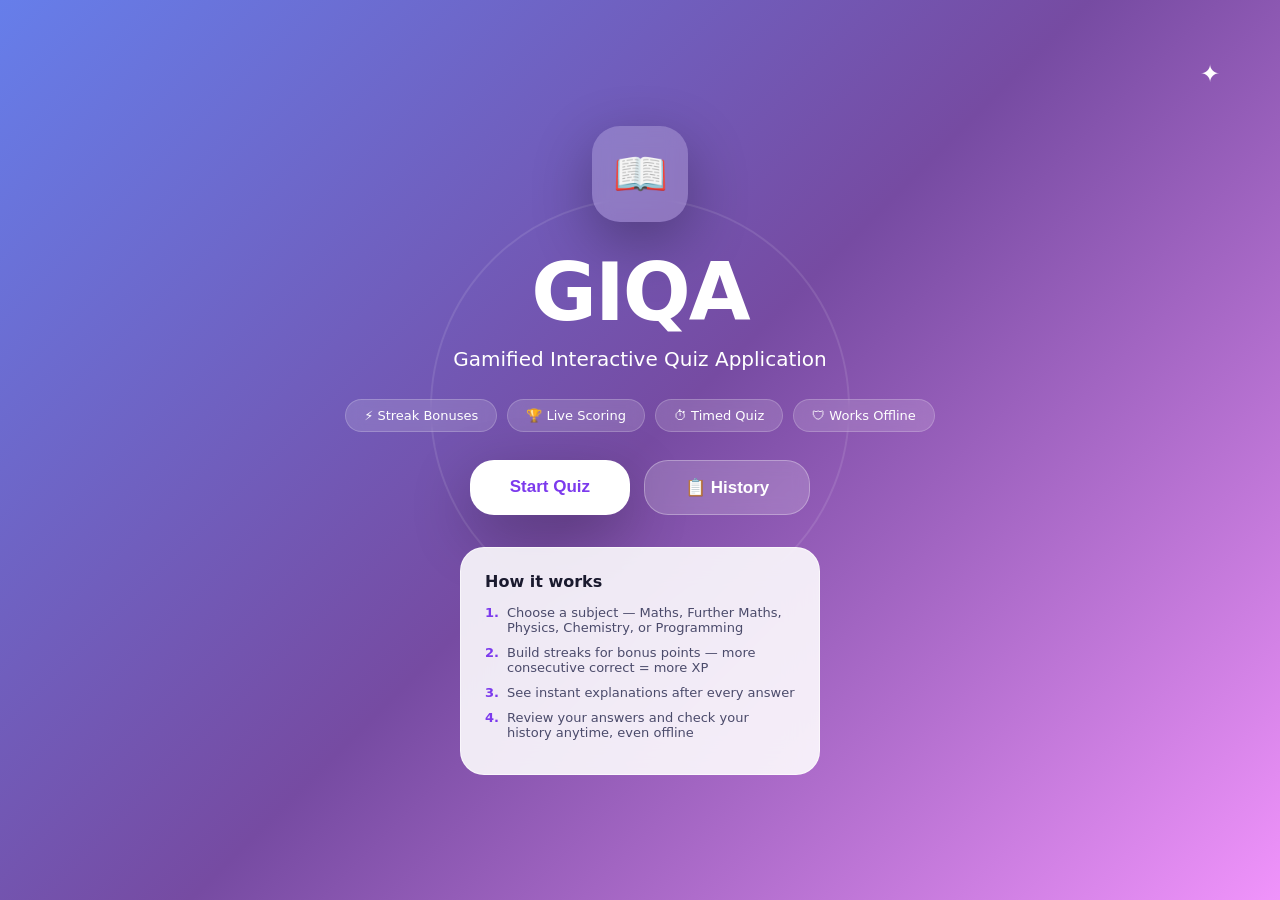
<file: index.html>
<!DOCTYPE html>
<html lang="en">
<head>
  <meta charset="UTF-8" />
  <meta name="viewport" content="width=device-width, initial-scale=1.0" />
  <title>GIQA – Gamified Interactive Quiz Application</title>
  <link rel="stylesheet" href="style.css" />
<base target="_blank">
</head>
<body>

  <!-- ══ STREAK POPUP ══ -->
  <div id="streak-popup" role="status" aria-live="assertive">
    🔥 <span id="streak-popup-text">3 STREAK!</span>
  </div>

  <!-- ══ CONFETTI CONTAINER ══ -->
  <div id="confetti-container" aria-hidden="true"></div>

  <!-- ══════════════════════════════════
       HOME SCREEN
  ══════════════════════════════════ -->
  <div id="screen-home" class="screen bg-home active" role="main">
    <div class="home-glow-ring" aria-hidden="true"></div>
    <div class="home-star" aria-hidden="true">✦</div>

    <div class="logo-wrap" aria-hidden="true">📖</div>

    <h1 class="home-title anim-slide-up">GIQA</h1>
    <p class="home-subtitle anim-slide-up" style="animation-delay:.05s">Gamified Interactive Quiz Application</p>

    <div class="feature-pills anim-slide-up" style="animation-delay:.12s">
      <span class="pill">⚡ Streak Bonuses</span>
      <span class="pill">🏆 Live Scoring</span>
      <span class="pill">⏱ Timed Quiz</span>
      <span class="pill">🛡 Works Offline</span>
    </div>

    <div class="cta-group anim-slide-up" style="animation-delay:.18s">
      <button class="btn-primary" id="btn-start" data-testid="button-start-quiz">Start Quiz</button>
      <button class="btn-secondary" id="btn-resume" data-testid="button-resume-quiz" style="display:none">Resume</button>
      <button class="btn-secondary" id="btn-history" data-testid="button-history">📋 History</button>
    </div>

    <div class="how-card glass anim-slide-up" style="animation-delay:.24s">
      <h2>How it works</h2>
      <ul>
        <li><span class="num">1.</span> Choose a subject — Maths, Further Maths, Physics, Chemistry, or Programming</li>
        <li><span class="num">2.</span> Build streaks for bonus points — more consecutive correct = more XP</li>
        <li><span class="num">3.</span> See instant explanations after every answer</li>
        <li><span class="num">4.</span> Review your answers and check your history anytime, even offline</li>
      </ul>
    </div>
  </div>

  <!-- ══════════════════════════════════
       SUBJECT SELECTION SCREEN
  ══════════════════════════════════ -->
  <div id="screen-subjects" class="screen bg-home" role="main" aria-label="Choose a subject">
    <div class="subjects-header">
      <button class="btn-back" id="btn-back-home" data-testid="button-back-home">‹ Back</button>
      <span class="review-title">Choose a Subject</span>
    </div>
    <div class="subject-grid" id="subject-grid" data-testid="subject-grid"></div>
  </div>

  <!-- ══════════════════════════════════
       QUIZ SCREEN
  ══════════════════════════════════ -->
  <div id="screen-quiz" class="screen bg-quiz" role="main" aria-label="Quiz">

    <div class="quiz-header">
      <div class="status-bar" role="toolbar" aria-label="Quiz status">

        <!-- Score badge -->
        <div class="badge" aria-live="polite" aria-label="Score">
          ⭐ <span id="badge-score" data-testid="badge-score">0</span>
        </div>

        <!-- Streak badge -->
        <div class="badge badge-streak" id="badge-streak-wrap" aria-live="polite" aria-label="Streak">
          🔥 <span id="badge-streak" data-testid="badge-streak">0</span>
        </div>

        <div class="spacer"></div>

        <!-- Timer -->
        <div class="badge badge-timer" id="badge-timer" data-testid="timer-display" aria-live="polite" aria-label="Time remaining">
          ⏱ <span id="timer-text">15:00</span>
        </div>

        <!-- Quit button -->
        <button class="badge" id="btn-quit" data-testid="button-quit" style="cursor:pointer;background:rgba(239,68,68,0.25);border-color:#ef4444;color:#ef4444;font-family:inherit;font-size:13px;font-weight:700;">Quit</button>

        <!-- Question counter -->
        <div class="q-counter" id="q-counter" aria-label="Question number">1 / 20</div>
      </div>

      <!-- Progress bar -->
      <div class="progress-track" aria-label="Quiz progress">
        <div
          id="prog-fill"
          role="progressbar"
          aria-valuemin="0"
          aria-valuemax="100"
          aria-valuenow="0"
          class="anim-prog-glow"
          style="width:0%"
        ></div>
      </div>
    </div>

    <div class="quiz-body">
      <div class="quiz-inner">

        <!-- Question card -->
        <div class="question-card glass" id="question-card">
          <div class="q-label" id="q-label">Question 1</div>
          <p class="q-text" id="q-text"></p>
        </div>

        <!-- Options — event delegation on this container -->
        <div class="options-grid" id="options-grid" data-testid="options-grid"></div>

        <!-- Explanation panel -->
        <div class="explanation-box glass" id="explanation-box">
          <div class="explanation-result" id="explanation-result"></div>
          <p class="explanation-text" id="explanation-text"></p>
        </div>

        <!-- Nav row -->
        <div class="nav-row" id="nav-row" style="display:none">
          <button class="btn-next" id="btn-next" data-testid="button-next-question">
            Next Question <span aria-hidden="true">›</span>
          </button>
        </div>

      </div>
    </div>

    <!-- Screen reader live region -->
    <div class="sr-only" id="sr-status" aria-live="polite"></div>
  </div>

  <!-- ══════════════════════════════════
       RESULTS SCREEN
  ══════════════════════════════════ -->
  <div id="screen-results" class="screen bg-results" role="main" aria-label="Quiz results">
    <div class="trophy-wrap anim-bounce-in" aria-hidden="true" id="trophy-icon">🏆</div>
    <h1 class="results-title anim-slide-up" style="animation-delay:.05s">Quiz Complete!</h1>
    <p class="results-grade anim-slide-up" style="animation-delay:.08s" id="results-grade"></p>
    <p class="results-reason anim-slide-up" style="animation-delay:.10s" id="results-reason"></p>

    <div class="stats-grid anim-slide-up" style="animation-delay:.12s">
      <div class="stat-card glass">
        <div class="stat-icon">⭐</div>
        <div class="stat-value" id="stat-score">0</div>
        <div class="stat-label">Total Score</div>
      </div>
      <div class="stat-card glass">
        <div class="stat-icon">🎯</div>
        <div class="stat-value" id="stat-accuracy">0%</div>
        <div class="stat-label">Accuracy</div>
      </div>
      <div class="stat-card glass">
        <div class="stat-icon">📚</div>
        <div class="stat-value" id="stat-correct">0/0</div>
        <div class="stat-label">Correct</div>
      </div>
      <div class="stat-card glass">
        <div class="stat-icon">🔥</div>
        <div class="stat-value" id="stat-streak">×0</div>
        <div class="stat-label">Best Streak</div>
      </div>
    </div>

    <div class="score-note glass anim-slide-up" style="animation-delay:.18s">
      <strong>Base:</strong> 10 pts per correct answer ·
      <em>Streak bonus:</em> +5 pts per consecutive hit
    </div>

    <div class="results-btns anim-slide-up" style="animation-delay:.22s">
      <button class="btn-primary" id="btn-restart" data-testid="button-restart">🔄 Try Again</button>
      <button class="btn-secondary" id="btn-review" data-testid="button-review">📖 Review</button>
    </div>
  </div>

  <!-- ══════════════════════════════════
       REVIEW SCREEN
  ══════════════════════════════════ -->
  <div id="screen-review" class="screen bg-review" role="main" aria-label="Answer review">

    <div class="review-header">
      <button class="btn-back" id="btn-back-review" data-testid="button-back-review">‹ Back to Results</button>
      <span class="review-title">Answer Review</span>
    </div>

    <div class="review-list">
      <div class="review-inner" id="review-list"></div>
    </div>

    <div class="review-footer">
      <div class="review-footer-inner">
        <button class="btn-full" id="btn-back-results" data-testid="button-back-results">Back to Results</button>
      </div>
    </div>
  </div>

  <!-- ══════════════════════════════════
       HISTORY SCREEN
       Offline, localStorage-backed record of past
       attempts (finished vs timed-out), per device.
  ══════════════════════════════════ -->
  <div id="screen-history" class="screen bg-review" role="main" aria-label="Quiz history">

    <div class="review-header">
      <button class="btn-back" id="btn-back-home-history" data-testid="button-back-home-history">‹ Back</button>
      <span class="review-title">Your History</span>
    </div>

    <div class="review-list">
      <div class="review-inner" id="history-list"></div>
    </div>
  </div>

  <script src="script.js"></script>
</body>
</html>
</file>
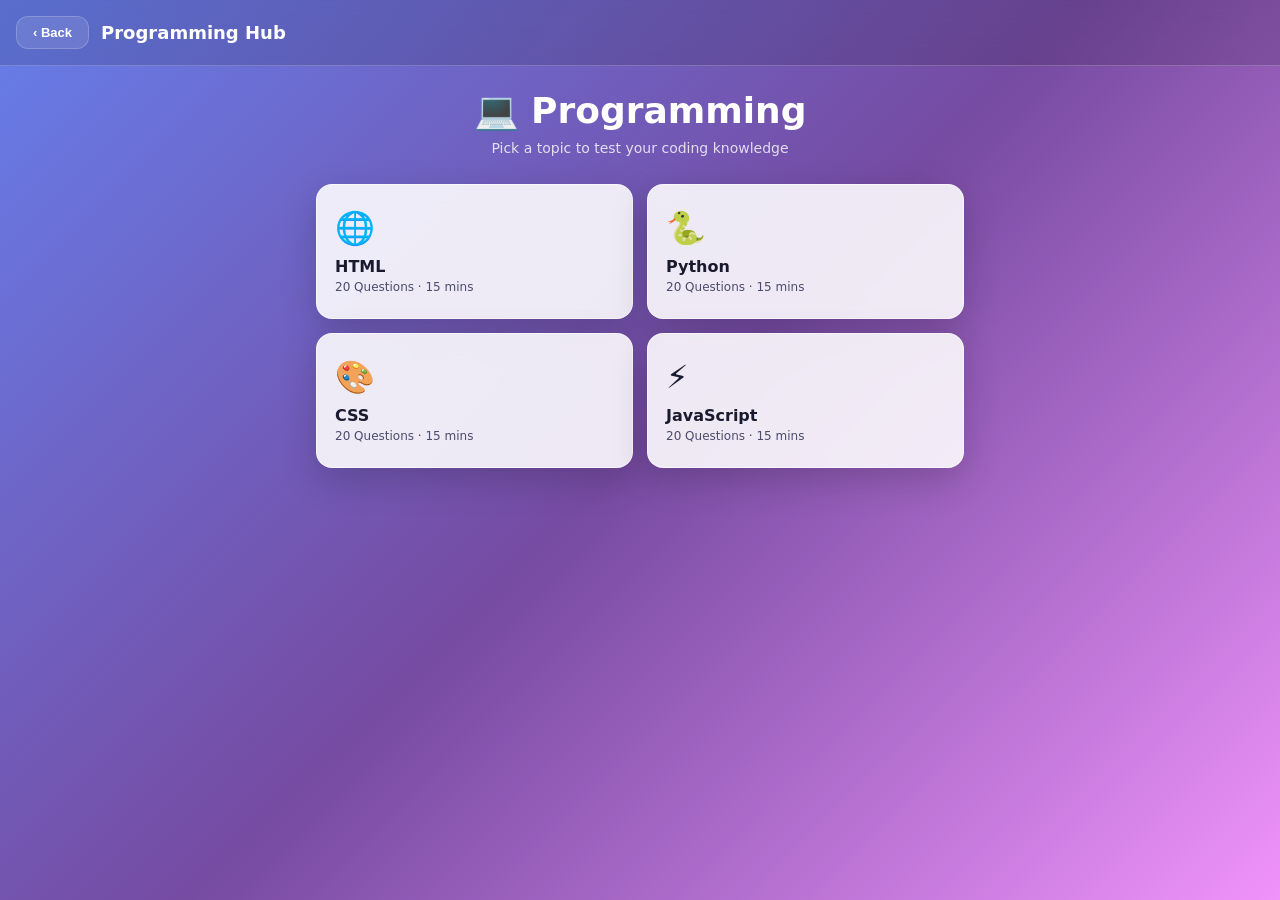
<file: programming.html>
<!DOCTYPE html>
<html lang="en">
<head>
<meta charset="UTF-8">
<meta name="viewport" content="width=device-width, initial-scale=1.0">
<title>GIQA — Programming Quiz Hub</title>
<link rel="stylesheet" href="style.css">
<style>
  /* Programming Hub specific styles */
  .prog-hub { display:none; flex-direction:column; min-height:100vh; background: linear-gradient(135deg, #667eea 0%, #764ba2 50%, #f093fb 100%); }
  .prog-hub.active { display:flex; }
  .prog-quiz { display:none; flex-direction:column; min-height:100vh; background: linear-gradient(160deg, #0f0c29 0%, #302b63 50%, #24243e 100%); }
  .prog-quiz.active { display:flex; }
  .prog-results { display:none; flex-direction:column; min-height:100vh; background: linear-gradient(135deg, #667eea 0%, #764ba2 50%, #f093fb 100%); }
  .prog-results.active { display:flex; }

  .prog-header {
    position: sticky; top: 0; z-index: 10;
    padding: 16px;
    background: rgba(0,0,0,0.12);
    backdrop-filter: blur(12px);
    border-bottom: 1px solid rgba(255,255,255,0.2);
    display: flex; align-items: center; gap: 12px;
    flex-shrink: 0;
  }
  .prog-hub-body {
    flex: 1; padding: 24px 16px 40px;
    max-width: 680px; margin: 0 auto; width: 100%;
  }
  .prog-hub-title { text-align:center; font-size: clamp(24px,6vw,36px); font-weight:900; margin-bottom: 8px; color: #fff; }
  .prog-hub-sub { text-align:center; font-size: 14px; opacity: 0.8; margin-bottom: 28px; color: #fff; }

  .prog-grid {
    display: grid; grid-template-columns: repeat(2, 1fr); gap: 14px;
  }
  @media (max-width: 520px) { .prog-grid { grid-template-columns: 1fr; } }

  .prog-card {
    border-radius: 16px; padding: 24px 18px;
    text-align: left; cursor: pointer; border: none; font-family: inherit;
    background: rgba(255,255,255,0.88); backdrop-filter: blur(16px);
    border: 1px solid rgba(255,255,255,0.6); color: #1a1a2e;
    box-shadow: 0 12px 36px rgba(0,0,0,0.18);
    transition: transform 0.18s ease, box-shadow 0.18s ease;
    animation: slide-up .45s cubic-bezier(.22,1,.36,1) both;
  }
  .prog-card:hover { transform: translateY(-3px) scale(1.02); box-shadow: 0 18px 48px rgba(0,0,0,0.24); }
  .prog-card:active { transform: scale(0.98); }
  .prog-icon { font-size: 32px; margin-bottom: 10px; }
  .prog-label { font-size: 16px; font-weight: 700; margin-bottom: 4px; }
  .prog-meta { font-size: 12px; color: #4b4b6b; }

  /* Reuse quiz styles from main app */
  .prog-quiz-header { padding: 16px 16px 12px; flex-shrink: 0; }
  .prog-status-bar {
    max-width: 680px; margin: 0 auto;
    display: flex; align-items: center; gap: 10px; flex-wrap: wrap; margin-bottom: 12px;
  }
  .prog-badge {
    display: flex; align-items: center; gap: 6px;
    padding: 7px 14px; border-radius: 12px;
    background: rgba(255,255,255,0.1); border: 1px solid rgba(255,255,255,0.18);
    font-size: 13px; font-weight: 700; color: #fff;
  }
  .prog-progress-track {
    max-width: 680px; margin: 0 auto;
    height: 6px; border-radius: 100px;
    background: rgba(255,255,255,0.1); overflow: hidden;
  }
  .prog-prog-fill {
    height: 100%; border-radius: 100px;
    background: linear-gradient(90deg, #a78bfa, #ec4899);
    transition: width 0.5s ease; width: 0%;
  }
  .prog-quiz-body { flex: 1; padding: 20px 16px; overflow-y: auto; }
  .prog-quiz-inner { max-width: 680px; margin: 0 auto; }
  .prog-question-card {
    background: rgba(255,255,255,0.88); backdrop-filter: blur(16px);
    border: 1px solid rgba(255,255,255,0.6); color: #1a1a2e;
    border-radius: 32px; padding: 28px; margin-bottom: 20px;
    box-shadow: 0 20px 60px rgba(0,0,0,0.3);
  }
  .prog-q-label { font-size: 11px; font-weight: 700; letter-spacing: 2px; text-transform: uppercase; color: #7c3aed; margin-bottom: 12px; }
  .prog-q-text { font-size: clamp(15px, 2.5vw, 19px); font-weight: 600; line-height: 1.5; }
  .prog-options-grid {
    display: grid; grid-template-columns: 1fr 1fr; gap: 12px; margin-bottom: 20px;
  }
  @media (max-width: 520px) { .prog-options-grid { grid-template-columns: 1fr; } }
  .prog-opt-btn {
    display: flex; align-items: flex-start; gap: 12px; padding: 16px;
    border-radius: 16px; border: 2px solid rgba(255,255,255,0.18);
    background: rgba(255,255,255,0.1); color: #fff; font-size: 14px; font-weight: 500;
    text-align: left; cursor: pointer; transition: transform 0.15s ease, box-shadow 0.15s ease, background 0.15s ease; line-height: 1.4;
  }
  .prog-opt-btn:hover:not(:disabled) { transform: translateY(-2px); box-shadow: 0 8px 24px rgba(0,0,0,0.25); background: rgba(255,255,255,0.18); }
  .prog-opt-btn:disabled { cursor: not-allowed; }
  .prog-opt-btn.correct { background: #22c55e !important; border-color: #16a34a !important; }
  .prog-opt-btn.wrong { background: #ef4444 !important; border-color: #dc2626 !important; }
  .prog-opt-btn.reveal { background: rgba(34,197,94,0.3) !important; border-color: #22c55e !important; }
  .prog-opt-letter { width: 28px; height: 28px; flex-shrink: 0; border-radius: 8px; background: rgba(255,255,255,0.2); display: flex; align-items: center; justify-content: center; font-size: 12px; font-weight: 700; color: #fff; }
  .prog-explan-box {
    background: rgba(255,255,255,0.88); backdrop-filter: blur(16px); border: 1px solid rgba(255,255,255,0.6); color: #1a1a2e;
    border-radius: 16px; padding: 18px; margin-bottom: 20px; border-left: 4px solid #7c3aed; display: none;
  }
  .prog-explan-box.visible { display: block; }
  .prog-explan-result { font-size: 13px; font-weight: 700; margin-bottom: 8px; }
  .prog-explan-result.correct-text { color: #22c55e; }
  .prog-explan-result.wrong-text { color: #ef4444; }
  .prog-explan-text { font-size: 13px; color: #4b4b6b; line-height: 1.6; }
  .prog-nav-row { display: flex; justify-content: flex-end; padding-bottom: env(safe-area-inset-bottom, 0px); }
  .prog-btn-next {
    display: flex; align-items: center; gap: 8px; padding: 16px 32px;
    border-radius: 24px; background: linear-gradient(135deg, #7c3aed, #ec4899);
    color: #fff; font-size: 16px; font-weight: 700; border: none; cursor: pointer;
    box-shadow: 0 10px 32px rgba(124,58,237,0.4); transition: transform 0.18s ease;
  }
  .prog-btn-next:hover { transform: translateY(-2px) scale(1.03); }

  /* Results */
  .prog-results-inner { align-items: center; justify-content: center; padding: 40px 20px; text-align: center; max-width: 520px; margin: 0 auto; }
  .prog-trophy { width: 112px; height: 112px; border-radius: 50%; background: rgba(255,255,255,0.2); display: flex; align-items: center; justify-content: center; margin: 0 auto 20px; font-size: 52px; }
  .prog-results-title { font-size: clamp(28px, 6vw, 44px); font-weight: 900; color: #fff; }
  .prog-stats-grid { display: grid; grid-template-columns: repeat(2, 1fr); gap: 12px; width: 100%; margin: 28px auto; }
  @media (min-width: 520px) { .prog-stats-grid { grid-template-columns: repeat(4, 1fr); } }
  .prog-stat-card { background: rgba(255,255,255,0.88); backdrop-filter: blur(16px); border: 1px solid rgba(255,255,255,0.6); border-radius: 16px; padding: 18px 12px; text-align: center; }
  .prog-stat-value { font-size: clamp(20px, 4vw, 28px); font-weight: 900; color: #1a1a2e; }
  .prog-stat-label { font-size: 11px; color: #a0a0b0; margin-top: 4px; text-transform: uppercase; letter-spacing: 1px; }
  .prog-results-btns { display: flex; gap: 14px; flex-wrap: wrap; justify-content: center; }
  .prog-btn { padding: 16px 40px; border-radius: 24px; font-size: 17px; font-weight: 700; border: none; cursor: pointer; transition: transform 0.18s ease; }
  .prog-btn-primary { background: #fff; color: #7c3aed; box-shadow: 0 20px 60px rgba(0,0,0,0.25); }
  .prog-btn-primary:hover { transform: translateY(-2px) scale(1.03); }
  .prog-btn-secondary { background: rgba(255,255,255,0.18); backdrop-filter: blur(8px); color: #fff; border: 1.5px solid rgba(255,255,255,0.3); }
  .prog-btn-secondary:hover { background: rgba(255,255,255,0.28); transform: translateY(-2px); }
</style>
<base target="_blank">
</head>
<body>

<!-- HUB SCREEN -->
<div id="prog-hub" class="prog-hub active">
  <div class="prog-header">
    <button class="btn-back" onclick="goHome()">‹ Back</button>
    <div class="review-title" style="color:#fff">Programming Hub</div>
  </div>
  <div class="prog-hub-body">
    <div class="prog-hub-title">💻 Programming</div>
    <div class="prog-hub-sub">Pick a topic to test your coding knowledge</div>
    <div class="prog-grid">
      <button class="prog-card" onclick="startProgQuiz('html')">
        <div class="prog-icon">🌐</div>
        <div class="prog-label">HTML</div>
        <div class="prog-meta">20 Questions · 15 mins</div>
      </button>
      <button class="prog-card" onclick="startProgQuiz('python')">
        <div class="prog-icon">🐍</div>
        <div class="prog-label">Python</div>
        <div class="prog-meta">20 Questions · 15 mins</div>
      </button>
      <button class="prog-card" onclick="startProgQuiz('css')">
        <div class="prog-icon">🎨</div>
        <div class="prog-label">CSS</div>
        <div class="prog-meta">20 Questions · 15 mins</div>
      </button>
      <button class="prog-card" onclick="startProgQuiz('js')">
        <div class="prog-icon">⚡</div>
        <div class="prog-label">JavaScript</div>
        <div class="prog-meta">20 Questions · 15 mins</div>
      </button>
    </div>
  </div>
</div>

<!-- QUIZ SCREEN -->
<div id="prog-quiz" class="prog-quiz">
  <div class="prog-quiz-header">
    <div class="prog-status-bar">
      <div class="prog-badge">⭐ <span id="prog-score">0</span></div>
      <div class="prog-badge">🔥 <span id="prog-streak">0</span></div>
      <div class="prog-badge" style="font-family:monospace">⏱ <span id="prog-timer">15:00</span></div>
      <button class="prog-badge" id="btn-prog-quit" style="cursor:pointer;background:rgba(239,68,68,0.25);border-color:#ef4444;color:#ef4444;font-family:inherit;font-size:13px;font-weight:700;">Quit</button>
      <div class="spacer"></div>
      <div class="q-counter" id="prog-counter">1 / 20</div>
    </div>
    <div class="prog-progress-track"><div class="prog-prog-fill" id="prog-fill"></div></div>
  </div>
  <div class="prog-quiz-body">
    <div class="prog-quiz-inner">
      <div class="prog-question-card" id="prog-q-card">
        <div class="prog-q-label" id="prog-q-label">Question 1</div>
        <div class="prog-q-text" id="prog-q-text">Loading...</div>
      </div>
      <div class="prog-options-grid" id="prog-options"></div>
      <div class="prog-explan-box" id="prog-explan">
        <div class="prog-explan-result" id="prog-explan-result"></div>
        <div class="prog-explan-text" id="prog-explan-text"></div>
      </div>
      <div class="prog-nav-row" id="prog-nav" style="display:none">
        <button class="prog-btn-next" id="prog-btn-next" onclick="progNext()">Next Question ›</button>
      </div>
    </div>
  </div>
</div>

<!-- RESULTS SCREEN -->
<div id="prog-results" class="prog-results">
  <div class="prog-results-inner">
    <div class="prog-trophy">🏆</div>
    <div class="prog-results-title" id="prog-res-title">Quiz Complete!</div>
    <div class="prog-results-grade" id="prog-res-grade" style="font-size:22px; font-weight:700; margin-top:6px; color:#facc15;"></div>
    <div class="prog-stats-grid">
      <div class="prog-stat-card"><div class="prog-stat-value" id="prog-stat-score">0</div><div class="prog-stat-label">Score</div></div>
      <div class="prog-stat-card"><div class="prog-stat-value" id="prog-stat-acc">0%</div><div class="prog-stat-label">Accuracy</div></div>
      <div class="prog-stat-card"><div class="prog-stat-value" id="prog-stat-correct">0/0</div><div class="prog-stat-label">Correct</div></div>
      <div class="prog-stat-card"><div class="prog-stat-value" id="prog-stat-streak">×0</div><div class="prog-stat-label">Best Streak</div></div>
    </div>
    <div class="prog-results-btns">
      <button class="prog-btn prog-btn-primary" onclick="showProgHub()">Pick Another Topic</button>
      <button class="prog-btn prog-btn-secondary" onclick="goHome()">Back to Home</button>
    </div>
  </div>
</div>

<style>
  /* Programming Hub specific styles */
  .prog-hub { display:none; flex-direction:column; min-height:100vh; background: linear-gradient(135deg, #667eea 0%, #764ba2 50%, #f093fb 100%); }
  .prog-hub.active { display:flex; }
  .prog-quiz { display:none; flex-direction:column; min-height:100vh; background: linear-gradient(160deg, #0f0c29 0%, #302b63 50%, #24243e 100%); }
  .prog-quiz.active { display:flex; }
  .prog-results { display:none; flex-direction:column; min-height:100vh; background: linear-gradient(135deg, #667eea 0%, #764ba2 50%, #f093fb 100%); }
  .prog-results.active { display:flex; }

  .prog-header {
    position: sticky; top: 0; z-index: 10;
    padding: 16px;
    background: rgba(0,0,0,0.12);
    backdrop-filter: blur(12px);
    border-bottom: 1px solid rgba(255,255,255,0.2);
    display: flex; align-items: center; gap: 12px;
    flex-shrink: 0;
  }
  .prog-hub-body {
    flex: 1; padding: 24px 16px 40px;
    max-width: 680px; margin: 0 auto; width: 100%;
  }
  .prog-hub-title { text-align:center; font-size: clamp(24px,6vw,36px); font-weight:900; margin-bottom: 8px; color: #fff; }
  .prog-hub-sub { text-align:center; font-size: 14px; opacity: 0.8; margin-bottom: 28px; color: #fff; }

  .prog-grid {
    display: grid; grid-template-columns: repeat(2, 1fr); gap: 14px;
  }
  @media (max-width: 520px) { .prog-grid { grid-template-columns: 1fr; } }

  .prog-card {
    border-radius: 16px; padding: 24px 18px;
    text-align: left; cursor: pointer; border: none; font-family: inherit;
    background: rgba(255,255,255,0.88); backdrop-filter: blur(16px);
    border: 1px solid rgba(255,255,255,0.6); color: #1a1a2e;
    box-shadow: 0 12px 36px rgba(0,0,0,0.18);
    transition: transform 0.18s ease, box-shadow 0.18s ease;
    animation: slide-up .45s cubic-bezier(.22,1,.36,1) both;
  }
  .prog-card:hover { transform: translateY(-3px) scale(1.02); box-shadow: 0 18px 48px rgba(0,0,0,0.24); }
  .prog-card:active { transform: scale(0.98); }
  .prog-icon { font-size: 32px; margin-bottom: 10px; }
  .prog-label { font-size: 16px; font-weight: 700; margin-bottom: 4px; }
  .prog-meta { font-size: 12px; color: #4b4b6b; }

  /* Reuse quiz styles from main app */
  .prog-quiz-header { padding: 16px 16px 12px; flex-shrink: 0; }
  .prog-status-bar {
    max-width: 680px; margin: 0 auto;
    display: flex; align-items: center; gap: 10px; flex-wrap: wrap; margin-bottom: 12px;
  }
  .prog-badge {
    display: flex; align-items: center; gap: 6px;
    padding: 7px 14px; border-radius: 12px;
    background: rgba(255,255,255,0.1); border: 1px solid rgba(255,255,255,0.18);
    font-size: 13px; font-weight: 700; color: #fff;
  }
  .prog-progress-track {
    max-width: 680px; margin: 0 auto;
    height: 6px; border-radius: 100px;
    background: rgba(255,255,255,0.1); overflow: hidden;
  }
  .prog-prog-fill {
    height: 100%; border-radius: 100px;
    background: linear-gradient(90deg, #a78bfa, #ec4899);
    transition: width 0.5s ease; width: 0%;
  }
  .prog-quiz-body { flex: 1; padding: 20px 16px; overflow-y: auto; }
  .prog-quiz-inner { max-width: 680px; margin: 0 auto; }
  .prog-question-card {
    background: rgba(255,255,255,0.88); backdrop-filter: blur(16px);
    border: 1px solid rgba(255,255,255,0.6); color: #1a1a2e;
    border-radius: 32px; padding: 28px; margin-bottom: 20px;
    box-shadow: 0 20px 60px rgba(0,0,0,0.3);
  }
  .prog-q-label { font-size: 11px; font-weight: 700; letter-spacing: 2px; text-transform: uppercase; color: #7c3aed; margin-bottom: 12px; }
  .prog-q-text { font-size: clamp(15px, 2.5vw, 19px); font-weight: 600; line-height: 1.5; }
  .prog-options-grid {
    display: grid; grid-template-columns: 1fr 1fr; gap: 12px; margin-bottom: 20px;
  }
  @media (max-width: 520px) { .prog-options-grid { grid-template-columns: 1fr; } }
  .prog-opt-btn {
    display: flex; align-items: flex-start; gap: 12px; padding: 16px;
    border-radius: 16px; border: 2px solid rgba(255,255,255,0.18);
    background: rgba(255,255,255,0.1); color: #fff; font-size: 14px; font-weight: 500;
    text-align: left; cursor: pointer; transition: transform 0.15s ease, box-shadow 0.15s ease, background 0.15s ease; line-height: 1.4;
  }
  .prog-opt-btn:hover:not(:disabled) { transform: translateY(-2px); box-shadow: 0 8px 24px rgba(0,0,0,0.25); background: rgba(255,255,255,0.18); }
  .prog-opt-btn:disabled { cursor: not-allowed; }
  .prog-opt-btn.correct { background: #22c55e !important; border-color: #16a34a !important; }
  .prog-opt-btn.wrong { background: #ef4444 !important; border-color: #dc2626 !important; }
  .prog-opt-btn.reveal { background: rgba(34,197,94,0.3) !important; border-color: #22c55e !important; }
  .prog-opt-letter { width: 28px; height: 28px; flex-shrink: 0; border-radius: 8px; background: rgba(255,255,255,0.2); display: flex; align-items: center; justify-content: center; font-size: 12px; font-weight: 700; color: #fff; }
  .prog-explan-box {
    background: rgba(255,255,255,0.88); backdrop-filter: blur(16px); border: 1px solid rgba(255,255,255,0.6); color: #1a1a2e;
    border-radius: 16px; padding: 18px; margin-bottom: 20px; border-left: 4px solid #7c3aed; display: none;
  }
  .prog-explan-box.visible { display: block; }
  .prog-explan-result { font-size: 13px; font-weight: 700; margin-bottom: 8px; }
  .prog-explan-result.correct-text { color: #22c55e; }
  .prog-explan-result.wrong-text { color: #ef4444; }
  .prog-explan-text { font-size: 13px; color: #4b4b6b; line-height: 1.6; }
  .prog-nav-row { display: flex; justify-content: flex-end; padding-bottom: env(safe-area-inset-bottom, 0px); }
  .prog-btn-next {
    display: flex; align-items: center; gap: 8px; padding: 16px 32px;
    border-radius: 24px; background: linear-gradient(135deg, #7c3aed, #ec4899);
    color: #fff; font-size: 16px; font-weight: 700; border: none; cursor: pointer;
    box-shadow: 0 10px 32px rgba(124,58,237,0.4); transition: transform 0.18s ease;
  }
  .prog-btn-next:hover { transform: translateY(-2px) scale(1.03); }

  /* Results */
  .prog-results-inner { align-items: center; justify-content: center; padding: 40px 20px; text-align: center; max-width: 520px; margin: 0 auto; }
  .prog-trophy { width: 112px; height: 112px; border-radius: 50%; background: rgba(255,255,255,0.2); display: flex; align-items: center; justify-content: center; margin: 0 auto 20px; font-size: 52px; }
  .prog-results-title { font-size: clamp(28px, 6vw, 44px); font-weight: 900; color: #fff; }
  .prog-stats-grid { display: grid; grid-template-columns: repeat(2, 1fr); gap: 12px; width: 100%; margin: 28px auto; }
  @media (min-width: 520px) { .prog-stats-grid { grid-template-columns: repeat(4, 1fr); } }
  .prog-stat-card { background: rgba(255,255,255,0.88); backdrop-filter: blur(16px); border: 1px solid rgba(255,255,255,0.6); border-radius: 16px; padding: 18px 12px; text-align: center; }
  .prog-stat-value { font-size: clamp(20px, 4vw, 28px); font-weight: 900; color: #1a1a2e; }
  .prog-stat-label { font-size: 11px; color: #a0a0b0; margin-top: 4px; text-transform: uppercase; letter-spacing: 1px; }
  .prog-results-btns { display: flex; gap: 14px; flex-wrap: wrap; justify-content: center; }
  .prog-btn { padding: 16px 40px; border-radius: 24px; font-size: 17px; font-weight: 700; border: none; cursor: pointer; transition: transform 0.18s ease; }
  .prog-btn-primary { background: #fff; color: #7c3aed; box-shadow: 0 20px 60px rgba(0,0,0,0.25); }
  .prog-btn-primary:hover { transform: translateY(-2px) scale(1.03); }
  .prog-btn-secondary { background: rgba(255,255,255,0.18); backdrop-filter: blur(8px); color: #fff; border: 1.5px solid rgba(255,255,255,0.3); }
  .prog-btn-secondary:hover { background: rgba(255,255,255,0.28); transform: translateY(-2px); }
</style><script>
const PROG_LETTERS = ['A','B','C','D'];
const PROG_BASE = 10;
const PROG_BONUS = 5;
let progBank = [], progQuestions = [], progState = {}, progAnswered = false, progSelected = null;
let progTimer = null, progEnd = 0;
let currentProgTopic = '';

function shuffle(arr) { const a=[...arr]; for(let i=a.length-1;i>0;i--){const j=Math.floor(Math.random()*(i+1));[a[i],a[j]]=[a[j],a[i]];} return a; }
function fmtTime(ms){ const s=Math.max(0,Math.floor(ms/1000)); const m=Math.floor(s/60); const sec=s%60; return m+':'+sec.toString().padStart(2,'0'); }

function goHome(){ window.location.href='index.html'; }
function showProgHub(){ 
  document.getElementById('prog-hub').classList.add('active'); 
  document.getElementById('prog-quiz').classList.remove('active'); 
  document.getElementById('prog-results').classList.remove('active'); 
}

function saveProgProgress(){
  try{ localStorage.setItem('giqaProgState', JSON.stringify({...progState, endTime: progEnd, topic: currentProgTopic})); }catch(e){}
}
function loadProgProgress(){
  try{
    const raw = localStorage.getItem('giqaProgState');
    if(!raw) return null;
    const s = JSON.parse(raw);
    if(!s.endTime || Date.now() > s.endTime){ localStorage.removeItem('giqaProgState'); return null; }
    return s;
  }catch(e){ return null; }
}
function clearProgProgress(){
  try{ localStorage.removeItem('giqaProgState'); }catch(e){}
}

function saveProgHistory(reason){
  try{
    const correct = progState.answers.filter(a=>a.isCorrect).length;
    const total = progState.answers.length;
    const accuracy = total>0 ? Math.round((correct/total)*100) : 0;
    const entry = {
      subjectId: 'programming-' + currentProgTopic,
      subjectName: 'Programming (' + currentProgTopic.toUpperCase() + ')',
      date: Date.now(),
      score: progState.totalScore,
      correct, total, accuracy,
      bestStreak: progState.highStreak,
      reason
    };
    const raw = localStorage.getItem('giqaHistory');
    const history = raw ? JSON.parse(raw) : [];
    history.unshift(entry);
    localStorage.setItem('giqaHistory', JSON.stringify(history.slice(0,50)));
  }catch(e){}
}

async function startProgQuiz(topic){
  currentProgTopic = topic;
  const fileMap = {html:'data/programming-html.json', python:'data/programming-python.json', css:'data/programming-css.json', js:'data/programming-js.json'};
  const res = await fetch(fileMap[topic]);
  if(!res.ok){ alert('Failed to load questions'); return; }
  progBank = await res.json();
  progQuestions = shuffle(progBank).slice(0,20).map(q=>{
    const indexed = q.options.map((opt,i)=>({opt,i}));
    const shuffled = shuffle(indexed);
    return {...q, shuffledOptions: shuffled.map(s=>s.opt), originalIndices: shuffled.map(s=>s.i)};
  });
  progState = {currentIndex:0, totalScore:0, currentStreak:0, highStreak:0, answers:[]};
  progAnswered = false; progSelected = null;
  document.getElementById('prog-score').textContent='0';
  document.getElementById('prog-streak').textContent='0';
  document.getElementById('prog-hub').classList.remove('active');
  document.getElementById('prog-quiz').classList.add('active');
  document.getElementById('prog-results').classList.remove('active');
  progEnd = Date.now() + 15*60*1000;
  startProgTimer();
  renderProgQuestion();
  saveProgProgress();
}

function startProgTimer(){
  if(progTimer) clearInterval(progTimer);
  progTimer = setInterval(()=>{
    const rem = progEnd - Date.now();
    if(rem<=0){ clearInterval(progTimer); endProgQuiz(); return; }
    document.getElementById('prog-timer').textContent = fmtTime(rem);
  }, 200);
}

function escapeHtml(text){
  const div = document.createElement('div');
  div.textContent = text;
  return div.innerHTML;
}
function renderProgQuestion(){
  const q = progQuestions[progState.currentIndex];
  const total = progQuestions.length;
  progAnswered = false; progSelected = null;
  const pct = Math.round((progState.currentIndex/total)*100);
  document.getElementById('prog-fill').style.width = pct+'%';
  document.getElementById('prog-counter').textContent = (progState.currentIndex+1)+' / '+total;
  document.getElementById('prog-q-label').textContent = 'Question '+(progState.currentIndex+1);
  document.getElementById('prog-q-text').textContent = q.question;
  const grid = document.getElementById('prog-options');
  grid.innerHTML = '';
  q.shuffledOptions.forEach((opt,i)=>{
    const btn = document.createElement('button');
    btn.className = 'prog-opt-btn';
    btn.dataset.index = i;
    const safeOpt = escapeHtml(opt);
    btn.innerHTML = '<span class="prog-opt-letter">'+PROG_LETTERS[i]+'</span><span>'+safeOpt+'</span>';
    btn.onclick = ()=> selectProgAnswer(i);
    grid.appendChild(btn);
  });
  document.getElementById('prog-explan').classList.remove('visible');
  document.getElementById('prog-nav').style.display = 'none';
}

function selectProgAnswer(idx){
  if(progAnswered) return;
  progAnswered = true; progSelected = idx;
  const q = progQuestions[progState.currentIndex];
  const origIdx = q.originalIndices[idx];
  const isCorrect = origIdx === q.correctIndex;
  const newStreak = isCorrect ? progState.currentStreak + 1 : 0;
  const bonus = isCorrect ? PROG_BASE + newStreak * PROG_BONUS : 0;
  progState.totalScore += bonus;
  progState.currentStreak = newStreak;
  progState.highStreak = Math.max(progState.highStreak, newStreak);
  progState.answers.push({questionId:q.id, shuffledIndex:idx, origIdx, isCorrect});
  document.getElementById('prog-score').textContent = progState.totalScore;
  document.getElementById('prog-streak').textContent = progState.currentStreak;

  document.querySelectorAll('.prog-opt-btn').forEach((btn,i)=>{
    btn.disabled = true;
    const bOrig = q.originalIndices[i];
    const isCorrectOpt = bOrig === q.correctIndex;
    if(i===idx){ btn.classList.add(isCorrectOpt?'correct':'wrong'); }
    else if(isCorrectOpt){ btn.classList.add('reveal'); }
  });

  const correctOptText = q.shuffledOptions[q.shuffledOptions.findIndex((_,i)=>q.originalIndices[i]===q.correctIndex)];
  const resEl = document.getElementById('prog-explan-result');
  resEl.textContent = isCorrect ? 'Correct! +'+bonus+' pts' : 'Incorrect — correct answer: "'+correctOptText+'"';
  resEl.className = 'prog-explan-result '+(isCorrect?'correct-text':'wrong-text');
  document.getElementById('prog-explan-text').textContent = q.explanation;
  document.getElementById('prog-explan').classList.add('visible');

  const nextBtn = document.getElementById('prog-btn-next');
  nextBtn.innerHTML = progState.currentIndex+1 >= progQuestions.length ? 'See Results ›' : 'Next Question ›';
  document.getElementById('prog-nav').style.display = 'flex';
  saveProgProgress();
}

function progNext(){
  progState.currentIndex++;
  if(progState.currentIndex >= progQuestions.length){ endProgQuiz(); }
  else { renderProgQuestion(); saveProgProgress(); }
}

function endProgQuiz(){
  if(progTimer) clearInterval(progTimer);
  saveProgHistory('finished');
  clearProgProgress();
  const correct = progState.answers.filter(a=>a.isCorrect).length;
  const total = progState.answers.length;
  const acc = total>0 ? Math.round((correct/total)*100) : 0;
  document.getElementById('prog-stat-score').textContent = progState.totalScore;
  document.getElementById('prog-stat-acc').textContent = acc+'%';
  document.getElementById('prog-stat-correct').textContent = correct+'/'+total;
  document.getElementById('prog-stat-streak').textContent = '×'+progState.highStreak;
  let grade='', color='';
  if(acc>=90){ grade='🏆 Outstanding!'; color='#facc15'; }
  else if(acc>=75){ grade='⭐ Excellent!'; color='#22c55e'; }
  else if(acc>=60){ grade='👍 Good Work!'; color='#60a5fa'; }
  else if(acc>=40){ grade='📚 Keep Practicing'; color='#fb923c'; }
  else { grade="💪 Don't Give Up!"; color='#f87171'; }
  const gEl = document.getElementById('prog-res-grade');
  gEl.textContent = grade; gEl.style.color = color;
  document.getElementById('prog-quiz').classList.remove('active');
  document.getElementById('prog-results').classList.add('active');
}

/* Quit button */
(function(){
  const btn = document.getElementById('btn-prog-quit');
  if(!btn) return;
  btn.addEventListener('click', function(){
    if(!confirm('End this quiz and save to history?')) return;
    if(progTimer) clearInterval(progTimer);
    saveProgHistory('abandoned');
    clearProgProgress();
    const correct = progState.answers.filter(a=>a.isCorrect).length;
    const total = progState.answers.length;
    const acc = total>0 ? Math.round((correct/total)*100) : 0;
    document.getElementById('prog-stat-score').textContent = progState.totalScore;
    document.getElementById('prog-stat-acc').textContent = acc+'%';
    document.getElementById('prog-stat-correct').textContent = correct+'/'+total;
    document.getElementById('prog-stat-streak').textContent = '×'+progState.highStreak;
    let grade='', color='';
    if(acc>=90){ grade='🏆 Outstanding!'; color='#facc15'; }
    else if(acc>=75){ grade='⭐ Excellent!'; color='#22c55e'; }
    else if(acc>=60){ grade='👍 Good Work!'; color='#60a5fa'; }
    else if(acc>=40){ grade='📚 Keep Practicing'; color='#fb923c'; }
    else { grade="💪 Don't Give Up!"; color='#f87171'; }
    const gEl = document.getElementById('prog-res-grade');
    gEl.textContent = grade; gEl.style.color = color;
    document.getElementById('prog-quiz').classList.remove('active');
    document.getElementById('prog-results').classList.add('active');
  });
})();

/* Resume check on page load */
(async function progInit(){
  const saved = loadProgProgress();
  if(saved && saved.topic){
    const topicName = saved.topic.toUpperCase();
    if(confirm('You have an unfinished '+topicName+' quiz. Resume?')){
      currentProgTopic = saved.topic;
      const fileMap = {html:'data/programming-html.json', python:'data/programming-python.json', css:'data/programming-css.json', js:'data/programming-js.json'};
      const res = await fetch(fileMap[currentProgTopic]);
      if(res.ok){
        progBank = await res.json();
        progQuestions = shuffle(progBank).slice(0,20).map(q=>{
          const indexed = q.options.map((opt,i)=>({opt,i}));
          const shuffled = shuffle(indexed);
          return {...q, shuffledOptions: shuffled.map(s=>s.opt), originalIndices: shuffled.map(s=>s.i)};
        });
        progState = {currentIndex: saved.currentIndex||0, totalScore: saved.totalScore||0, currentStreak: saved.currentStreak||0, highStreak: saved.highStreak||0, answers: saved.answers||[]};
        progAnswered = false; progSelected = null;
        document.getElementById('prog-score').textContent = progState.totalScore;
        document.getElementById('prog-streak').textContent = progState.currentStreak;
        document.getElementById('prog-hub').classList.remove('active');
        document.getElementById('prog-quiz').classList.add('active');
        document.getElementById('prog-results').classList.remove('active');
        progEnd = saved.endTime;
        startProgTimer();
        renderProgQuestion();
      }
    } else {
      clearProgProgress();
    }
  }
})();
</script>
</body>
</html>
</file>
<file: style.css>
/* ── Reset & Base ── */
*, *::before, *::after { box-sizing: border-box; margin: 0; padding: 0; }

:root {
  --purple:    #7c3aed;
  --purple-lt: #a78bfa;
  --pink:      #ec4899;
  --green:     #22c55e;
  --red:       #ef4444;
  --yellow:    #facc15;
  --orange:    #f97316;
  --white:     #ffffff;
  --gray-50:   #f8f7ff;
  --gray-100:  #ede9fe;
  --gray-400:  #a0a0b0;
  --gray-600:  #4b4b6b;
  --gray-900:  #1a1a2e;
  --radius-sm: 12px;
  --radius-md: 16px;
  --radius-lg: 24px;
  --radius-xl: 32px;
}

html, body {
  height: 100%;
  font-family: system-ui, -apple-system, 'Segoe UI', sans-serif;
  -webkit-font-smoothing: antialiased;
  background: #0f0c29;
  color: var(--white);
}

/* ── Screen Management ── */
.screen { display: none; min-height: 100vh; }
.screen.active { display: flex; flex-direction: column; }

/* ── Backgrounds ── */
.bg-home {
  background: linear-gradient(135deg, #667eea 0%, #764ba2 50%, #f093fb 100%);
}
.bg-quiz {
  background: linear-gradient(160deg, #0f0c29 0%, #302b63 50%, #24243e 100%);
}
.bg-results {
  background: linear-gradient(135deg, #667eea 0%, #764ba2 50%, #f093fb 100%);
}
.bg-review {
  background: linear-gradient(160deg, #0f0c29 0%, #302b63 50%, #24243e 100%);
}

/* ── Glass Card ── */
.glass {
  background: rgba(255,255,255,0.88);
  backdrop-filter: blur(16px);
  -webkit-backdrop-filter: blur(16px);
  border: 1px solid rgba(255,255,255,0.6);
  color: var(--gray-900);
}

/* ══════════════════════════════════════
   HOME SCREEN
══════════════════════════════════════ */
#screen-home {
  align-items: center;
  justify-content: center;
  padding: 40px 20px;
  text-align: center;
  position: relative;
  overflow: hidden;
}

.home-glow-ring {
  position: absolute;
  width: 420px; height: 420px;
  border-radius: 50%;
  border: 2px solid rgba(255,255,255,0.1);
  top: 50%; left: 50%;
  transform: translate(-50%, -60%);
  animation: glow-ring 2.5s ease-in-out infinite;
  pointer-events: none;
}

.home-star {
  position: absolute;
  top: 60px; right: 60px;
  font-size: 24px;
  animation: star-spin 4s linear infinite;
}

.logo-wrap {
  width: 96px; height: 96px;
  border-radius: 28px;
  background: rgba(255,255,255,0.2);
  backdrop-filter: blur(10px);
  display: flex; align-items: center; justify-content: center;
  margin: 0 auto 24px;
  font-size: 44px;
  box-shadow: 0 20px 60px rgba(0,0,0,0.3);
  animation: hero-float 3s ease-in-out infinite;
}

.home-title { font-size: clamp(48px, 10vw, 80px); font-weight: 900; letter-spacing: -2px; }
.home-subtitle { font-size: clamp(15px, 3vw, 20px); opacity: 0.8; margin-top: 8px; font-weight: 500; }
.home-byline { font-size: 13px; opacity: 0.5; margin-top: 4px; }

.feature-pills {
  display: flex; flex-wrap: wrap; gap: 10px;
  justify-content: center;
  margin: 28px 0;
}

.pill {
  display: flex; align-items: center; gap: 7px;
  padding: 8px 18px;
  border-radius: 100px;
  background: rgba(255,255,255,0.15);
  border: 1px solid rgba(255,255,255,0.2);
  font-size: 13px; font-weight: 500;
  backdrop-filter: blur(8px);
}

.cta-group {
  display: flex; gap: 14px; flex-wrap: wrap; justify-content: center;
  margin-bottom: 32px;
}

.btn-primary {
  padding: 16px 40px;
  border-radius: var(--radius-lg);
  background: var(--white);
  color: var(--purple);
  font-size: 17px; font-weight: 700;
  border: none; cursor: pointer;
  box-shadow: 0 20px 60px rgba(0,0,0,0.25);
  transition: transform 0.18s ease, box-shadow 0.18s ease;
}
.btn-primary:hover { transform: translateY(-2px) scale(1.03); box-shadow: 0 28px 64px rgba(0,0,0,0.3); }
.btn-primary:active { transform: scale(0.97); }

.btn-secondary {
  padding: 16px 40px;
  border-radius: var(--radius-lg);
  background: rgba(255,255,255,0.18);
  backdrop-filter: blur(8px);
  color: var(--white);
  font-size: 17px; font-weight: 700;
  border: 1.5px solid rgba(255,255,255,0.3);
  cursor: pointer;
  transition: transform 0.18s ease, background 0.18s ease;
}
.btn-secondary:hover { background: rgba(255,255,255,0.28); transform: translateY(-2px); }
.btn-secondary:active { transform: scale(0.97); }

.how-card {
  border-radius: var(--radius-lg);
  padding: 24px;
  max-width: 360px;
  width: 100%;
  text-align: left;
}
.how-card h2 { font-weight: 700; font-size: 16px; margin-bottom: 14px; color: var(--gray-900); }
.how-card li { list-style: none; font-size: 13px; color: var(--gray-600); margin-bottom: 10px; display: flex; gap: 8px; }
.how-card li span.num { color: var(--purple); font-weight: 700; flex-shrink: 0; }

/* ══════════════════════════════════════
   QUIZ SCREEN
══════════════════════════════════════ */
#screen-quiz { padding: 0; }

.quiz-header {
  padding: 16px 16px 12px;
  flex-shrink: 0;
}

.status-bar {
  max-width: 680px; margin: 0 auto;
  display: flex; align-items: center; gap: 10px; flex-wrap: wrap;
  margin-bottom: 12px;
}

.badge {
  display: flex; align-items: center; gap: 6px;
  padding: 7px 14px;
  border-radius: var(--radius-sm);
  background: rgba(255,255,255,0.1);
  border: 1px solid rgba(255,255,255,0.18);
  font-size: 13px; font-weight: 700;
}

.badge-streak.hot {
  background: var(--orange);
  border-color: #fb923c;
}

.badge-timer { font-family: 'Courier New', monospace; }
.badge-timer.urgent { background: rgba(239,68,68,0.25); border-color: var(--red); color: var(--red); }

.spacer { flex: 1; }
.q-counter { font-size: 13px; opacity: 0.6; font-weight: 500; }

.progress-track {
  max-width: 680px; margin: 0 auto;
  height: 6px; border-radius: 100px;
  background: rgba(255,255,255,0.1); overflow: hidden;
}

#prog-fill {
  height: 100%;
  border-radius: 100px;
  background: linear-gradient(90deg, #a78bfa, #ec4899);
  transition: width 0.5s ease;
}

.quiz-body {
  flex: 1;
  padding: 20px 16px;
  overflow-y: auto;
}

.quiz-inner { max-width: 680px; margin: 0 auto; }

.question-card {
  border-radius: var(--radius-xl);
  padding: 28px;
  margin-bottom: 20px;
  box-shadow: 0 20px 60px rgba(0,0,0,0.3);
}

.q-label {
  font-size: 11px; font-weight: 700;
  letter-spacing: 2px; text-transform: uppercase;
  color: var(--purple); margin-bottom: 12px;
}

.q-text { font-size: clamp(15px, 2.5vw, 19px); font-weight: 600; line-height: 1.5; color: var(--gray-900); }

.options-grid {
  display: grid;
  grid-template-columns: 1fr 1fr;
  gap: 12px;
  margin-bottom: 20px;
}

@media (max-width: 520px) {
  .options-grid { grid-template-columns: 1fr; }
}

.opt-btn {
  display: flex; align-items: flex-start; gap: 12px;
  padding: 16px;
  border-radius: var(--radius-md);
  border: 2px solid rgba(255,255,255,0.18);
  background: rgba(255,255,255,0.1);
  color: var(--white);
  font-size: 14px; font-weight: 500;
  text-align: left; cursor: pointer;
  transition: transform 0.15s ease, box-shadow 0.15s ease, background 0.15s ease;
  line-height: 1.4;
}

.opt-btn:hover:not(:disabled) {
  transform: translateY(-2px);
  box-shadow: 0 8px 24px rgba(0,0,0,0.25);
  background: rgba(255,255,255,0.18);
}

.opt-btn:active:not(:disabled) { transform: translateY(0); }
.opt-btn:disabled { cursor: not-allowed; }

.opt-letter {
  width: 28px; height: 28px; flex-shrink: 0;
  border-radius: 8px;
  background: rgba(255,255,255,0.2);
  display: flex; align-items: center; justify-content: center;
  font-size: 12px; font-weight: 700;
}

.opt-btn.correct {
  background: var(--green) !important;
  border-color: #16a34a !important;
}
.opt-btn.wrong {
  background: var(--red) !important;
  border-color: #dc2626 !important;
}
.opt-btn.reveal {
  background: rgba(34,197,94,0.3) !important;
  border-color: var(--green) !important;
}

.explanation-box {
  border-radius: var(--radius-md);
  padding: 18px;
  margin-bottom: 20px;
  border-left: 4px solid var(--purple);
  display: none;
}

.explanation-box.visible { display: block; }

.explanation-result {
  font-size: 13px; font-weight: 700; margin-bottom: 8px;
}
.explanation-result.correct-text { color: var(--green); }
.explanation-result.wrong-text { color: var(--red); }

.explanation-text { font-size: 13px; color: var(--gray-600); line-height: 1.6; }

.nav-row {
  display: flex; justify-content: flex-end;
  padding-bottom: env(safe-area-inset-bottom, 0px);
}

.btn-next {
  display: flex; align-items: center; gap: 8px;
  padding: 16px 32px;
  border-radius: var(--radius-lg);
  background: linear-gradient(135deg, var(--purple), var(--pink));
  color: var(--white);
  font-size: 16px; font-weight: 700;
  border: none; cursor: pointer;
  box-shadow: 0 10px 32px rgba(124,58,237,0.4);
  transition: transform 0.18s ease, box-shadow 0.18s ease;
}
.btn-next:hover { transform: translateY(-2px) scale(1.03); box-shadow: 0 14px 40px rgba(124,58,237,0.5); }
.btn-next:active { transform: scale(0.97); }

/* Streak popup */
#streak-popup {
  position: fixed;
  top: 30%; left: 50%;
  transform: translate(-50%, -50%);
  z-index: 999;
  pointer-events: none;
  display: none;
}
#streak-popup.visible {
  display: flex;
  align-items: center; gap: 12px;
  background: var(--yellow);
  color: #1a1a00;
  font-size: clamp(22px, 5vw, 32px);
  font-weight: 900;
  padding: 16px 36px;
  border-radius: var(--radius-lg);
  box-shadow: 0 20px 60px rgba(0,0,0,0.4);
}

/* ══════════════════════════════════════
   RESULTS SCREEN
══════════════════════════════════════ */
#screen-results {
  align-items: center; justify-content: center;
  padding: 40px 20px; text-align: center;
}

.trophy-wrap {
  width: 112px; height: 112px; border-radius: 50%;
  background: rgba(255,255,255,0.2);
  display: flex; align-items: center; justify-content: center;
  margin: 0 auto 20px;
  font-size: 52px;
  box-shadow: 0 20px 60px rgba(0,0,0,0.3);
}

.results-title { font-size: clamp(28px, 6vw, 44px); font-weight: 900; }
.results-grade { font-size: clamp(18px, 4vw, 26px); font-weight: 700; margin-top: 6px; }

.stats-grid {
  display: grid; grid-template-columns: repeat(2, 1fr);
  gap: 12px; max-width: 520px; width: 100%;
  margin: 28px auto;
}

@media (min-width: 520px) {
  .stats-grid { grid-template-columns: repeat(4, 1fr); }
}

.stat-card {
  border-radius: var(--radius-md);
  padding: 18px 12px;
  text-align: center;
}
.stat-icon { font-size: 22px; margin-bottom: 8px; }
.stat-value { font-size: clamp(20px, 4vw, 28px); font-weight: 900; color: var(--gray-900); }
.stat-label { font-size: 11px; color: var(--gray-400); margin-top: 4px; text-transform: uppercase; letter-spacing: 1px; }

.score-note {
  border-radius: var(--radius-md);
  padding: 16px 20px;
  max-width: 360px; width: 100%;
  margin-bottom: 24px;
  font-size: 13px; line-height: 1.6;
  text-align: center;
}
.score-note strong { color: var(--purple); }
.score-note em { color: var(--orange); font-style: normal; font-weight: 700; }

.results-btns {
  display: flex; gap: 14px; flex-wrap: wrap; justify-content: center;
}

/* ══════════════════════════════════════
   REVIEW SCREEN
══════════════════════════════════════ */
#screen-review { display: none; flex-direction: column; }
#screen-review.active { display: flex; }

.review-header {
  position: sticky; top: 0; z-index: 10;
  padding: 16px;
  background: rgba(0,0,0,0.4);
  backdrop-filter: blur(12px);
  border-bottom: 1px solid rgba(255,255,255,0.1);
  display: flex; align-items: center; gap: 12px;
  flex-shrink: 0;
}

.btn-back {
  display: flex; align-items: center; gap: 6px;
  padding: 8px 16px;
  border-radius: var(--radius-sm);
  background: rgba(255,255,255,0.1);
  border: 1px solid rgba(255,255,255,0.2);
  color: var(--white);
  font-size: 13px; font-weight: 600;
  cursor: pointer;
  transition: background 0.15s;
}
.btn-back:hover { background: rgba(255,255,255,0.2); }

.review-title { font-size: 18px; font-weight: 700; }

.review-list {
  flex: 1; overflow-y: auto;
  padding: 24px 16px;
}

.review-inner { max-width: 680px; margin: 0 auto; }

.review-item {
  border-radius: var(--radius-xl);
  padding: 24px;
  margin-bottom: 20px;
  box-shadow: 0 8px 32px rgba(0,0,0,0.2);
}

.review-item-header {
  display: flex; align-items: flex-start; gap: 12px; margin-bottom: 16px;
}

.review-icon {
  width: 32px; height: 32px; border-radius: 50%;
  display: flex; align-items: center; justify-content: center;
  flex-shrink: 0; font-size: 16px;
}
.review-icon.correct-icon { background: #dcfce7; }
.review-icon.wrong-icon   { background: #fee2e2; }

.review-q-label { font-size: 11px; color: var(--gray-400); font-weight: 600; text-transform: uppercase; letter-spacing: 1px; margin-bottom: 4px; }
.review-q-text  { font-size: 15px; font-weight: 600; color: var(--gray-900); line-height: 1.4; }

.review-opts {
  display: grid; grid-template-columns: 1fr 1fr;
  gap: 8px; margin-bottom: 14px;
}
@media (max-width: 520px) { .review-opts { grid-template-columns: 1fr; } }

.review-opt {
  display: flex; align-items: center; gap: 8px;
  padding: 10px 12px;
  border-radius: var(--radius-sm);
  border: 2px solid #e5e7eb;
  background: #f9fafb;
  font-size: 13px;
  color: #6b7280;
}
.review-opt.correct-opt { background: #f0fdf4; border-color: var(--green); color: #166534; }
.review-opt.wrong-opt   { background: #fef2f2; border-color: var(--red);   color: #991b1b; }

.review-opt-letter {
  width: 24px; height: 24px;
  border-radius: 6px; border: 1px solid currentColor;
  display: flex; align-items: center; justify-content: center;
  font-size: 11px; font-weight: 700; flex-shrink: 0;
}

.review-explanation {
  background: #f3e8ff; border-left: 4px solid var(--purple);
  border-radius: var(--radius-sm);
  padding: 12px 14px;
  font-size: 13px; color: #5b21b6; line-height: 1.6;
}

.review-footer {
  padding: 16px;
  flex-shrink: 0;
}
.review-footer-inner { max-width: 680px; margin: 0 auto; }

.btn-full {
  width: 100%; padding: 16px;
  border-radius: var(--radius-lg);
  background: linear-gradient(135deg, var(--purple), var(--pink));
  color: var(--white);
  font-size: 16px; font-weight: 700;
  border: none; cursor: pointer;
  box-shadow: 0 10px 32px rgba(124,58,237,0.4);
  transition: transform 0.18s ease;
}
.btn-full:hover { transform: translateY(-2px); }

/* ══════════════════════════════════════
   CONFETTI
══════════════════════════════════════ */
.confetti-piece {
  position: fixed;
  border-radius: 2px;
  pointer-events: none;
  z-index: 9999;
  animation: confetti-fall linear forwards;
}

/* ══════════════════════════════════════
   SR-ONLY (Accessibility)
══════════════════════════════════════ */
.sr-only {
  position: absolute; width: 1px; height: 1px;
  padding: 0; margin: -1px; overflow: hidden;
  clip: rect(0,0,0,0); white-space: nowrap; border: 0;
}

/* ══════════════════════════════════════
   SUBJECT SELECTION SCREEN
══════════════════════════════════════ */
#screen-subjects { padding: 0; }

.subjects-header {
  position: sticky; top: 0; z-index: 10;
  padding: 16px;
  background: rgba(0,0,0,0.12);
  backdrop-filter: blur(12px);
  border-bottom: 1px solid rgba(255,255,255,0.2);
  display: flex; align-items: center; gap: 12px;
  flex-shrink: 0;
}

.subject-grid {
  flex: 1;
  max-width: 680px; margin: 0 auto;
  width: 100%;
  padding: 24px 16px 40px;
  display: grid;
  grid-template-columns: repeat(2, 1fr);
  gap: 14px;
}

@media (max-width: 520px) {
  .subject-grid { grid-template-columns: 1fr; }
}

.subject-card {
  border-radius: var(--radius-lg);
  padding: 24px 18px;
  text-align: left;
  cursor: pointer;
  border: none;
  font-family: inherit;
  box-shadow: 0 12px 36px rgba(0,0,0,0.18);
  transition: transform 0.18s ease, box-shadow 0.18s ease;
  animation: slide-up .45s cubic-bezier(.22,1,.36,1) both;
}
.subject-card:hover { transform: translateY(-3px) scale(1.02); box-shadow: 0 18px 48px rgba(0,0,0,0.24); }
.subject-card:active { transform: scale(0.98); }

.subject-icon { font-size: 32px; margin-bottom: 10px; }
.subject-label { font-size: 16px; font-weight: 700; color: var(--gray-900); margin-bottom: 4px; }
.subject-meta { font-size: 12px; color: var(--gray-600); }

/* ══════════════════════════════════════
   RESULTS — completion reason
══════════════════════════════════════ */
.results-reason {
  font-size: 13px;
  opacity: 0.85;
  font-weight: 600;
  margin-top: 2px;
}

/* ══════════════════════════════════════
   HISTORY SCREEN
══════════════════════════════════════ */
.history-empty {
  text-align: center;
  padding: 40px 20px;
  color: var(--gray-400);
  font-size: 14px;
}

.history-item {
  border-radius: var(--radius-xl);
  padding: 20px 22px;
  margin-bottom: 16px;
  box-shadow: 0 8px 32px rgba(0,0,0,0.2);
  animation: slide-up .4s cubic-bezier(.22,1,.36,1) both;
}

.history-item-header {
  display: flex; align-items: center; justify-content: space-between;
  gap: 10px; margin-bottom: 12px; flex-wrap: wrap;
}

.history-subject { font-size: 15px; font-weight: 700; color: var(--gray-900); }

.history-badge {
  font-size: 11px; font-weight: 700;
  padding: 4px 10px;
  border-radius: 100px;
  white-space: nowrap;
}
.history-badge.finished { background: #dcfce7; color: #166534; }
.history-badge.timeout  { background: #fee2e2; color: #991b1b; }

.history-stats {
  display: flex; gap: 14px; flex-wrap: wrap;
  font-size: 13px; font-weight: 600; color: var(--gray-600);
  margin-bottom: 8px;
}

.history-date { font-size: 11px; color: var(--gray-400); }


@keyframes hero-float  { 0%,100%{transform:translateY(0)} 50%{transform:translateY(-10px)} }
@keyframes glow-ring   { 0%,100%{opacity:.3;transform:translate(-50%,-60%) scale(1)} 50%{opacity:.6;transform:translate(-50%,-60%) scale(1.04)} }
@keyframes star-spin   { from{transform:rotate(0deg)} to{transform:rotate(360deg)} }

@keyframes slide-up    { from{opacity:0;transform:translateY(24px)} to{opacity:1;transform:translateY(0)} }
@keyframes bounce-in   { 0%{transform:scale(0);opacity:0} 60%{transform:scale(1.15);opacity:1} 80%{transform:scale(.92)} 100%{transform:scale(1)} }
@keyframes streak-pop  { 0%{transform:scale(1)} 40%{transform:scale(1.4) rotate(-5deg)} 70%{transform:scale(.95) rotate(2deg)} 100%{transform:scale(1)} }

@keyframes question-enter { from{opacity:0;transform:translateX(36px)} to{opacity:1;transform:translateX(0)} }
@keyframes opt-enter       { from{opacity:0;transform:translateY(14px)} to{opacity:1;transform:translateY(0)} }

@keyframes correct-pulse { 0%{box-shadow:0 0 0 0 rgba(34,197,94,.7)} 60%{box-shadow:0 0 0 14px rgba(34,197,94,0)} 100%{box-shadow:0 0 0 0 rgba(34,197,94,0)} }
@keyframes wrong-pulse   { 0%{box-shadow:0 0 0 0 rgba(239,68,68,.7)} 60%{box-shadow:0 0 0 14px rgba(239,68,68,0)} 100%{box-shadow:0 0 0 0 rgba(239,68,68,0)} }
@keyframes shake         { 0%,100%{transform:translateX(0)} 15%{transform:translateX(-8px)} 30%{transform:translateX(8px)} 45%{transform:translateX(-6px)} 60%{transform:translateX(6px)} 75%{transform:translateX(-3px)} 90%{transform:translateX(3px)} }

@keyframes timer-pulse   { 0%,100%{transform:scale(1)} 50%{transform:scale(1.07)} }
@keyframes progress-glow { 0%,100%{filter:brightness(1)} 50%{filter:brightness(1.25)} }
@keyframes confetti-fall { 0%{opacity:1;transform:translateY(-10px) rotate(0deg)} 100%{opacity:0;transform:translateY(100vh) rotate(720deg)} }
@keyframes popup-in      { 0%{transform:translate(-50%,-50%) scale(0);opacity:0} 60%{transform:translate(-50%,-50%) scale(1.15)} 100%{transform:translate(-50%,-50%) scale(1);opacity:1} }

.anim-slide-up    { animation: slide-up .45s cubic-bezier(.22,1,.36,1) both; }
.anim-bounce-in   { animation: bounce-in .5s cubic-bezier(.22,1,.36,1) both; }
.anim-q-enter     { animation: question-enter .35s cubic-bezier(.22,1,.36,1) both; }
.anim-opt-0       { animation: opt-enter .3s cubic-bezier(.22,1,.36,1) .05s both; }
.anim-opt-1       { animation: opt-enter .3s cubic-bezier(.22,1,.36,1) .12s both; }
.anim-opt-2       { animation: opt-enter .3s cubic-bezier(.22,1,.36,1) .19s both; }
.anim-opt-3       { animation: opt-enter .3s cubic-bezier(.22,1,.36,1) .26s both; }
.anim-correct     { animation: correct-pulse .6s ease; }
.anim-wrong       { animation: wrong-pulse .6s ease; animation-name: wrong-pulse, shake; animation-duration: .6s, .5s; }
.anim-streak-pop  { animation: streak-pop .45s cubic-bezier(.34,1.56,.64,1); }
.anim-timer-urgent{ animation: timer-pulse .6s ease-in-out infinite; }
.anim-prog-glow   { animation: progress-glow 1.5s ease-in-out infinite; }
.anim-popup-in    { animation: popup-in .4s cubic-bezier(.34,1.56,.64,1) both; }
</file>
